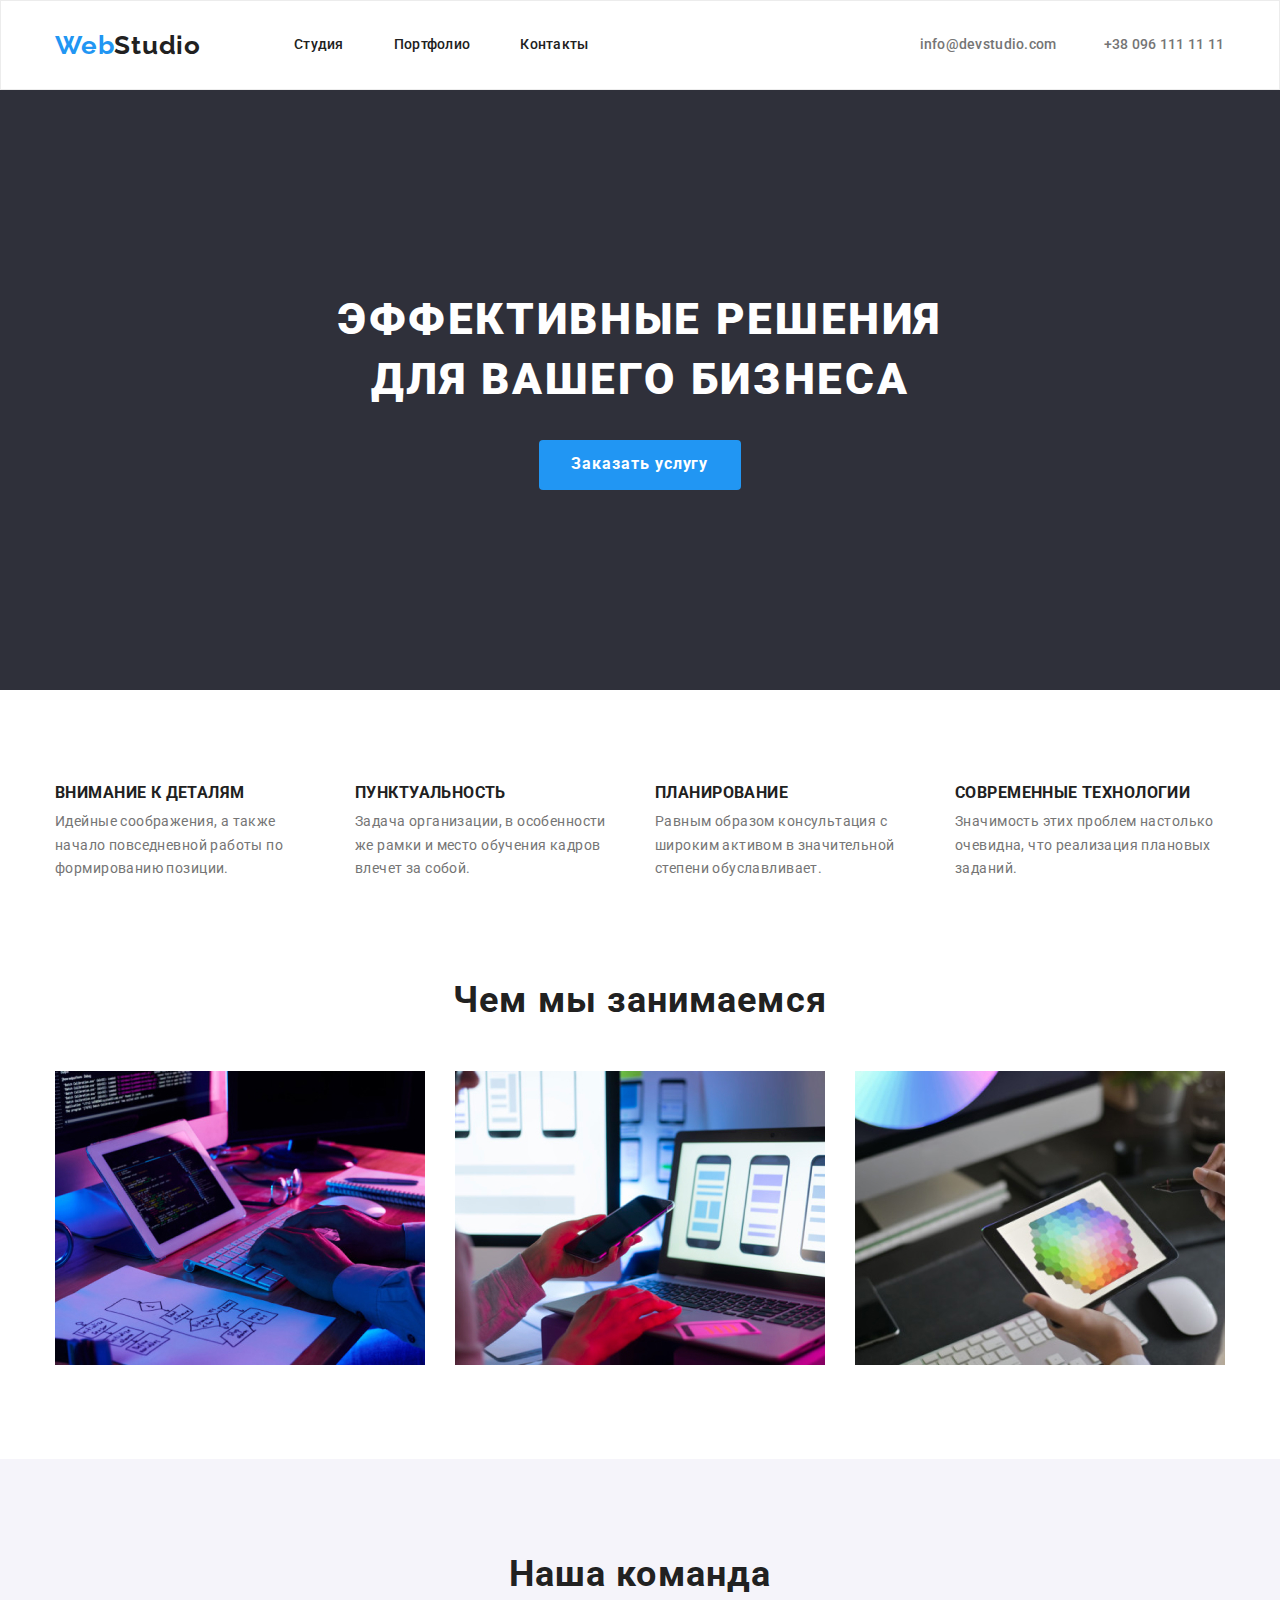
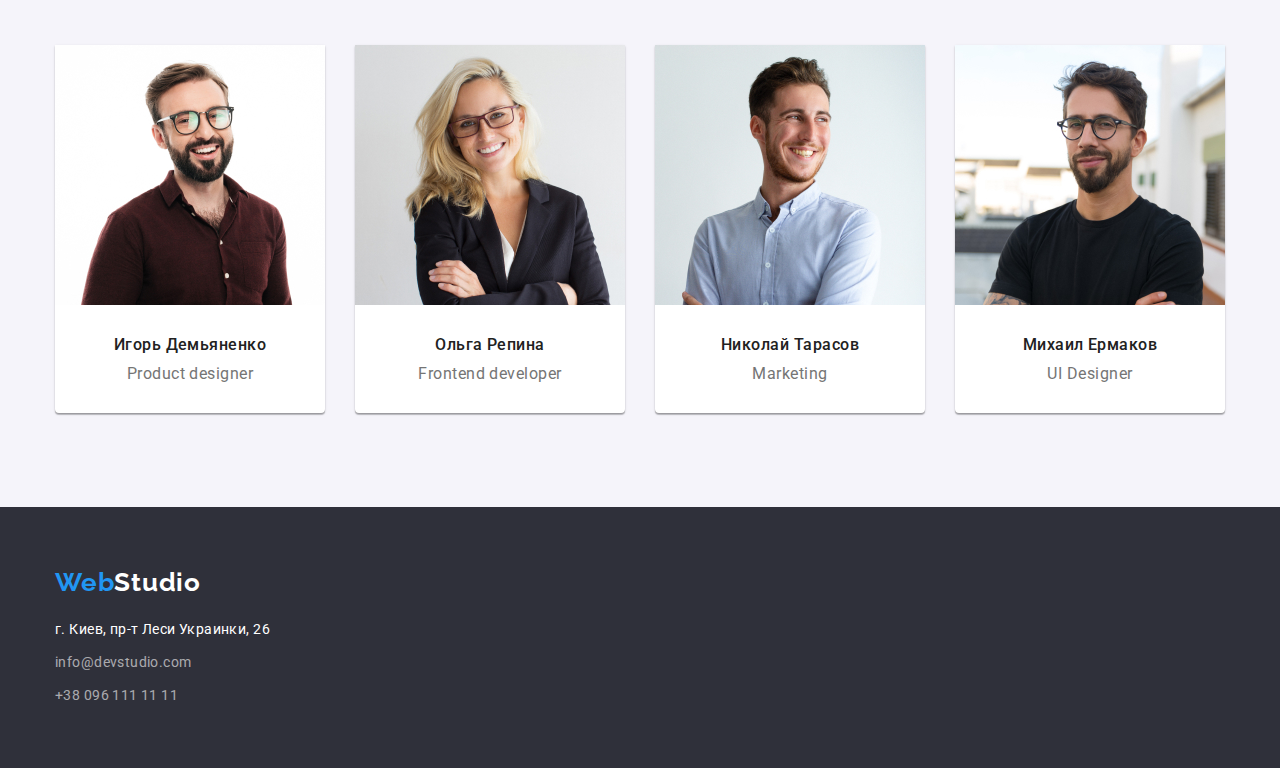
<file: index.html>
<!DOCTYPE html>
<html lang="ru">
<head>
    <meta charset="UTF-8">
    <meta http-equiv="X-UA-Compatible" content="IE=edge">
    <meta name="viewport" content="width=device-width, initial-scale=1.0">
    <title>Document</title>
    
    <link rel="preconnect" href="https://fonts.googleapis.com"/>
    <link rel="preconnect" href="https://fonts.gstatic.com" crossorigin/>
    <link href="https://fonts.googleapis.com/css2?family=Raleway:wght@700&family=Roboto:wght@400;500;700;900&display=swap"
    rel="stylesheet"/>
    <link rel="stylesheet" href="https://cdnjs.cloudflare.com/ajax/libs/modern-normalize/1.1.0/modern-normalize.min.css"/>
    <link rel="stylesheet" href="./css/styles.css"/>
</head>
<body>
    <!-- Верхняя часть-->
     
    <header class="header-outline-portfolio"> 
        <div class="container header-division">
      <nav class=" container-header">
        <a href="/" class="logo" lang="en"><span class="logo-colour">Web</span >Studio</a>
        <ul class="nav-list">
            <li class="site-nav-list"><a class="site-nav" href="./index.html">Студия</a></li>
            <li class="site-nav-list"><a class="site-nav" href="./portfolio.html">Портфолио</a></li>
            <li class="site-nav-list"><a class="site-nav" href="">Контакты</a></li>
        </ul>
      </nav>

        <ul class="auth-list">
            <li class="auth-nav-element" lang="en"><a  class="auth-nav" href="mailto:info@devstudio.com">info@devstudio.com</a></li>
            <li class="auth-nav-element"><a  class="auth-nav" href="tel:+380961111111">+38 096 111 11 11</a></li>
        </ul>
    </div>
    </header>   
        <!-- Основная часть -->
        <!-- Герой -->
    <section class="hero">
        <div class="container">
            <div class="hero-container">
        <h1 class="hero-text"> ЭФФЕКТИВНЫЕ РЕШЕНИЯ <br /> ДЛЯ ВАШЕГО БИЗНЕСА </h1>
        <ul  class="button-block">
            <li><button class="hero-button" type="button" value="Заказать услугу">Заказать услугу</button></li>
        </ul>
        </div>
        </div>
    </section>
    <!-- Секция "Наши преимущества"-->
    <section class="section">
        <div class="container">
        <h2 class="adventeges-header-start visually-hidden">Наши преимущества</h2>
        <ul class="adventeges-block">
            <li class="adventeges-block-element">
                <h3 class="adventeges-header-text">Внимание к деталям</h3>
                <p class="adventeges-text">Идейные соображения, а также начало повседневной работы по формированию позиции.</p>
            </li>
            <li class="adventeges-block-element">
                <h3 class="adventeges-header-text">Пунктуальность</h3>
                <p class="adventeges-text">Задача организации, в особенности же рамки и место обучения кадров влечет за собой.</p>
            </li>
            <li class="adventeges-block-element">
                <h3 class="adventeges-header-text">Планирование</h3>
                <p class="adventeges-text">Равным образом консультация с широким активом в значительной степени обуславливает.</p>
             </li>
             <li class="adventeges-block-element">
                <h3 class="adventeges-header-text">Современные технологии</h3>
                <p class="adventeges-text">Значимость этих проблем настолько очевидна, что реализация плановых заданий.</p>
            </li>
        </ul>
    </div>
    </section>
    <!-- Секция "Чем занимаемся"-->
    <section class=" section what-we-do">
        <div class="container">
        
        <h2 class="what-we-do-header">Чем мы занимаемся</h2>
        <ul class="what-we-do-list">
            <li class="what-we-do-element">
            <img src="./images/img1section2.jpg" alt="Фото програмирования" width="370">
            </li>
            <li class="what-we-do-element"><img src="./images/img2section2.jpg" alt="Фото взаимодействия с телефоном" width="370">
            </li>
            <li class="what-we-do-element">
            <img src="./images/img3section2.jpg" alt="Фото планшета с шестигранником" width="370">
            </li>
        </ul>
    </div>
    </section>
    <!--Наша команда-->
    <section class="team-section section">
        <div class="container">
        <h2 class="team-section-header">Наша команда</h2>
        <ul class="team-list">
            <li class="team-list-elements">
                <img src="./images/img1section3.jpg" alt="Игорь">
                <div class="team-list-border">
                <h3 class="team-header-text">Игорь Демьяненко</h3>
                <p class="team-text">Product designer</p>
                </div>
            </li>
            <li class="team-list-elements">
                <img src="./images/img2section3.jpg" alt="Ольга" >
                <div class="team-list-border">
                <h3 class="team-header-text">Ольга Репина</h3>
                <p class="team-text">Frontend developer</p>
                </div>
            </li>
            <li class="team-list-elements">
                <img src="./images/img3section3.jpg" alt="Николай">
                <div class="team-list-border">
                <h3 class="team-header-text">Николай Тарасов</h3>
                <p class="team-text">Marketing</p>
                </div>
            </li>
            <li class="team-list-elements">
                <img src="./images/img4section3.jpg" alt="Михаил">
                <div class="team-list-border">
                <h3 class="team-header-text">Михаил Ермаков</h3>
                <p class="team-text">UI Designer</p>
                </div>
            </li>

        </ul>
    </div>
    </section>

<!-- Нижняя часть-->

    <footer class="footer">
        <div class="container">
        <a href="./" class="logo-footer"> <span class="logo-footer-colour">Web</span>Studio</a>
        <address class="adress">
        <ul class="footer-adress">
            <li class="footer-list-element"><a class="footer-first-link" href="https://www.google.com/maps/place/%D0%B1%D1%83%D0%BB%D1%8C%D0%B2%D0%B0%D1%80+%D0%9B%D0%B5%D1%81%D1%96+%D0%A3%D0%BA%D1%80%D0%B0%D1%97%D0%BD%D0%BA%D0%B8,+26,+%D0%9A%D0%B8%D1%97%D0%B2,+02000">г. Киев, пр-т Леси Украинки, 26</a></li>
            <li class="footer-list-element" lang="en"><a  class="footer-second-link" href="mailto:info@devstudio.com">info@devstudio.com</a></li>
            <li class="footer-list-element"><a class="footer-second-link" href="tel:+380961111111">+38 096 111 11 11</a></li>
        </ul>
        </address>
    </div>
    </footer>
</body>
</html>
</file>
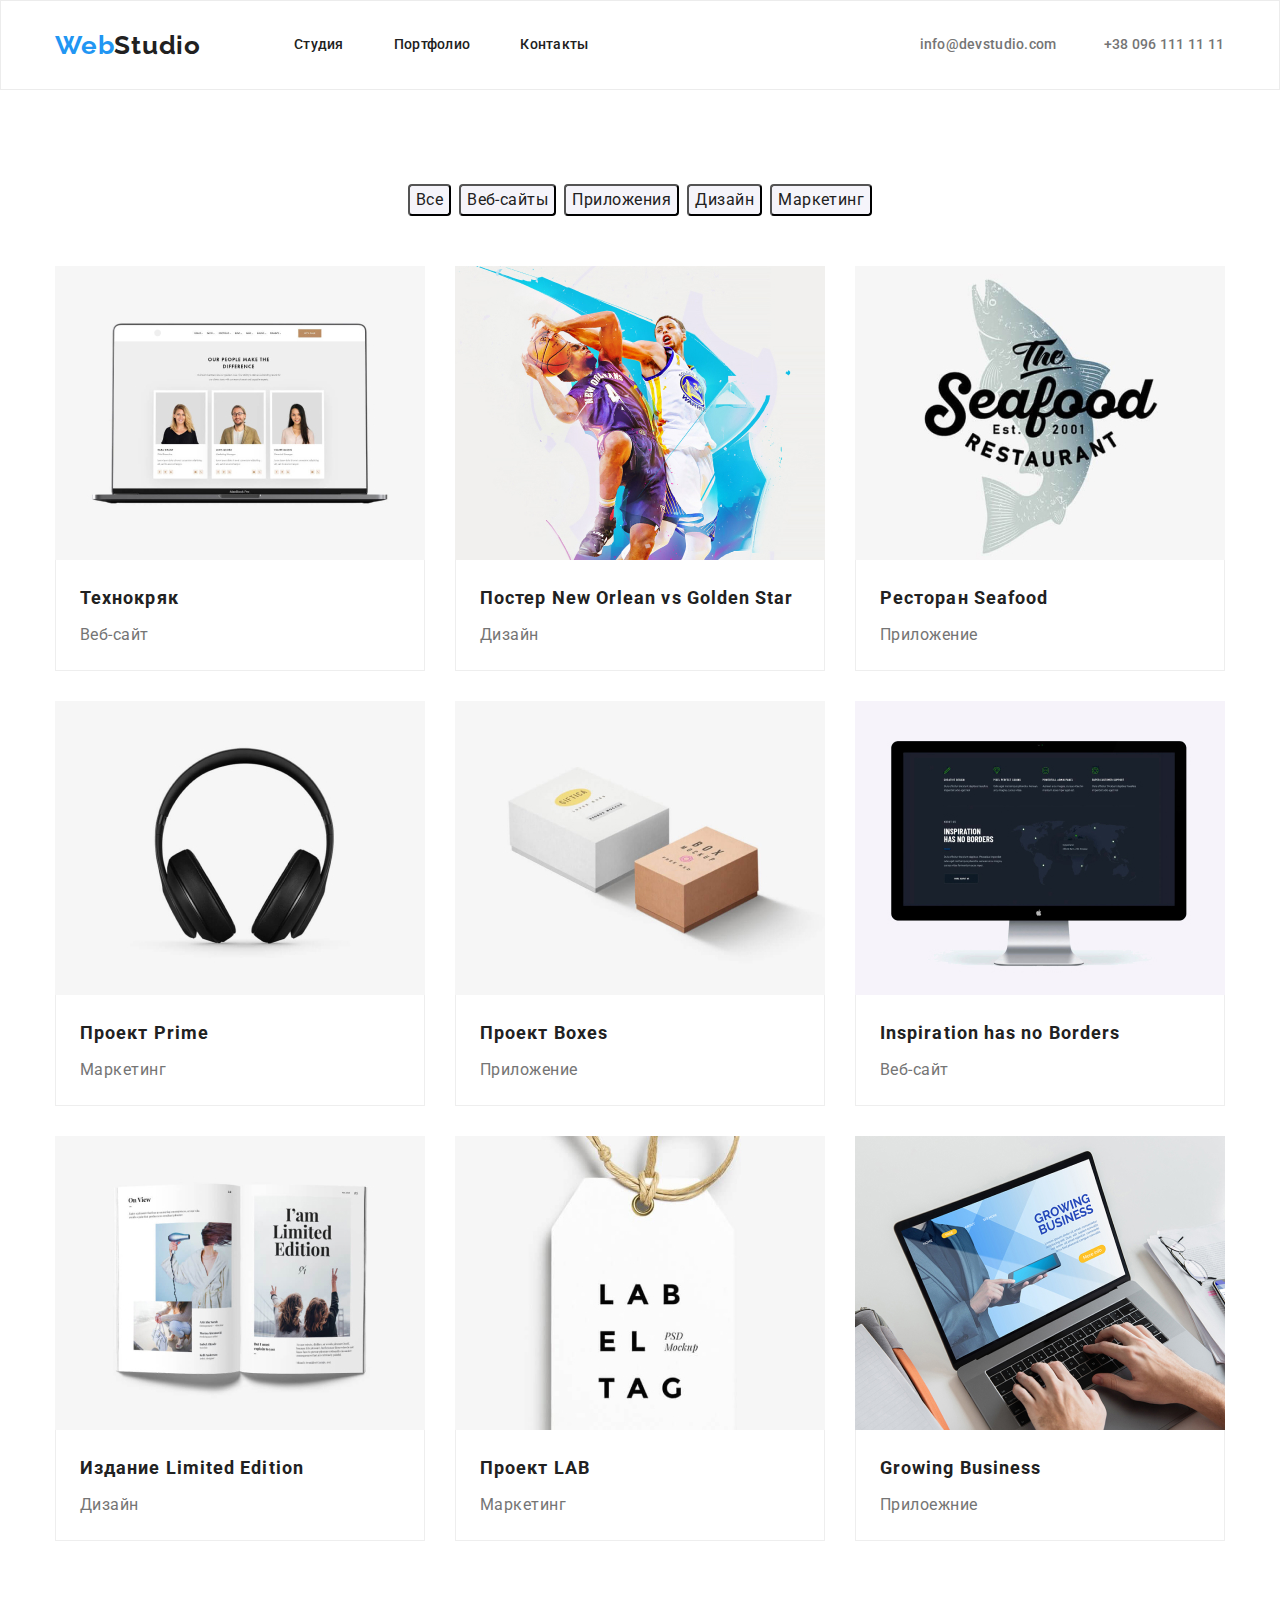
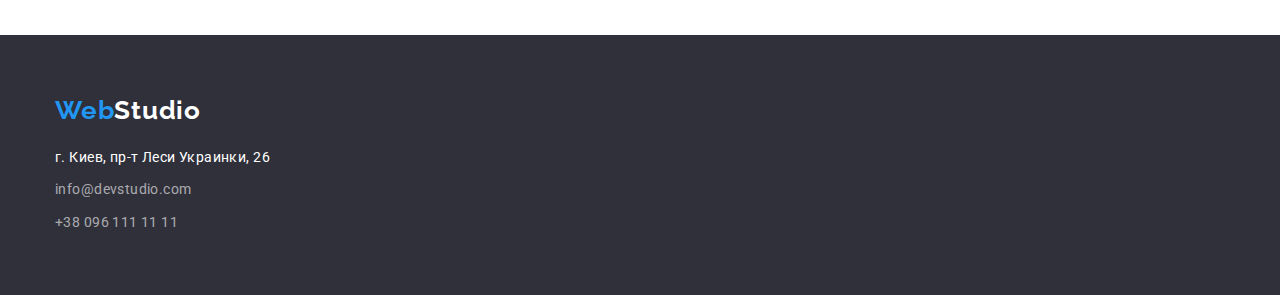
<file: portfolio.html>
<!DOCTYPE html>
<html lang="ru">

<head>
    <meta charset="UTF-8">
    <meta http-equiv="X-UA-Compatible" content="IE=edge">
    <meta name="viewport" content="width=device-width, initial-scale=1.0">
    <title>Document</title>

    <link rel="preconnect" href="https://fonts.googleapis.com"/>
    <link rel="preconnect" href="https://fonts.gstatic.com" crossorigin/>
    <link href="https://fonts.googleapis.com/css2?family=Raleway:wght@700&family=Roboto:wght@400;500;700;900&display=swap"
        rel="stylesheet"/>
    <link rel="stylesheet" href="https://cdnjs.cloudflare.com/ajax/libs/modern-normalize/1.1.0/modern-normalize.min.css"/>
    <link rel="stylesheet" href="./css/styles.css"/>
</head>

<body>
    <!-- Верхняя часть-->

    <header class="header-outline-portfolio"> 
        <div class="container header-division">
      <nav class=" container-header">
        <a href="/" class="logo" lang="en"><span class="logo-colour">Web</span >Studio</a>
        <ul class="nav-list">
            <li class="site-nav-list"><a class="site-nav" href="./index.html">Студия</a></li>
            <li class="site-nav-list"><a class="site-nav" href="./portfolio.html">Портфолио</a></li>
            <li class="site-nav-list"><a class="site-nav" href="">Контакты</a></li>
        </ul>
      </nav>

        <ul class="auth-list">
            <li class="auth-nav-element" lang="en"><a  class="auth-nav" href="mailto:info@devstudio.com">info@devstudio.com</a></li>
            <li class="auth-nav-element"><a  class="auth-nav" href="tel:+380961111111">+38 096 111 11 11</a></li>
        </ul>
    </div>
    </header>   
    <!-- Секция кнопок фильтров  -->
    <main>
    <section  class="section">
    <div class="container">
    <h1 class="visually-hidden">Филлеры</h1>
        <ul class="filler-list">
        <li class="filler-element"><button class="filler-buttons" type="button">Все</button></li>
        <li class="filler-element"><button class="filler-buttons" type="button">Веб-сайты</button></li>
        <li class="filler-element"><button class="filler-buttons" type="button">Приложения</button></li>
        <li class="filler-element"><button class="filler-buttons" type="button">Дизайн</button></li> 
        <li class="filler-element"><button class="filler-buttons" type="button">Маркетинг</button></li>
        </ul>
        
    
    <!-- Секция Проектов -->
    
    
    <ul class="portfolio-projects">
    <li class="projects-element">
        <a href="">
            <img class="projects-img" src="./images/img1portfolio.jpg" alt="Фото Технокряк"  width="370">
            <div class="projects-box">
            <h2 class="portfolio-header-text">Технокряк</h2>
            <p class="portfolio-text">Веб-сайт</p>
            </div>  
        </a>
    </li>
    <li class="projects-element">
        <a href="">
            <img class="projects-img" src="./images/img2portfolio.jpg" alt="Фото Постера New Orlean vs Golden Star" width="370">
            <div class="projects-box">
            <h2 class="portfolio-header-text" lang="en">Постер New Orlean vs Golden Star</h2>
            <p class="portfolio-text">Дизайн</p>
            </div>
        </a>
    </li>
    <li class="projects-element">
        <a href="">
            <img class="projects-img" src="./images/img3portfolio.jpg" alt="Фото Рестарн Seafood" width="370">
            <div class="projects-box">
            <h2 class="portfolio-header-text" lang="en">Ресторан Seafood</h2>
            <p class="portfolio-text">Приложение</p>
            </div>
        </a>
    </li>
    <li class="projects-element">
        <a href="">
            <img class="projects-img" src="./images/img4portfolio.jpg" alt=" Фото Проект Prime" width="370">
            <div class="projects-box">
            <h2 class="portfolio-header-text" lang="en">Проект Prime</h2>
            <p class="portfolio-text" >Маркетинг</p> 
            </div>
        </a>
    </li>
    <li class="projects-element">
        <a href="">
            <img class="projects-img" src="./images/img5portfolio.jpg" alt="Фото Проект Boxes" width="370">
            <div class="projects-box">
            <h2 class="portfolio-header-text" lang="en">Проект Boxes</h2>
            <p class="portfolio-text">Приложение</p>
            </div>
        </a>
    </li>
    <li class="projects-element">
        <a href="">
            <img class="projects-img" src="./images/img6portfolio.jpg" alt="Фото Inspiration has no Borders" width="370">
            <div class="projects-box">
            <h2 class="portfolio-header-text" lang="en">Inspiration has no Borders</h2>
            <p class="portfolio-text">Веб-сайт</p>
            </div>
        </a>
    </li>
    <li class="projects-element">
        <a href="">
            <img class="projects-img" src="./images/img7portfolio.jpg" alt="Фото Издание Limited Edition" width="370">
            <div class="projects-box">
            <h2 class="portfolio-header-text" lang="en">Издание Limited Edition</h2>
            <p class="portfolio-text">Дизайн</p>
            </div>
        </a>
    </li>
    <li class="projects-element">
        <a href="">
            <img class="projects-img" src="./images/img8portfolio.jpg" alt="Фото Проект LAB" width="370">
            <div class="projects-box">
            <h2 class="portfolio-header-text" lang="en">Проект LAB</h2>
            <p class="portfolio-text">Маркетинг</p>
            </div>
        </a>
    </li>
    <li class="projects-element">
        <a href="">
            <img class="projects-img" src="./images/img9portfolio.jpg" alt="Фото Growing Business" width="370">
            <div class="projects-box">
            <h2 class="portfolio-header-text" lang="en">Growing Business</h2>
            <p class="portfolio-text">Прилоежние</p>
            </div>
        </a>    
    </li>
    </ul>
    </div>
    </section>
    </main>
    <footer class="footer">
        <div class="container">
        <a href="./" class="logo-footer"> <span class="logo-footer-colour">Web</span>Studio</a>
        <address class="adress">
        <ul class="footer-adress">
            <li class="footer-list-element"><a class="footer-first-link" href="https://www.google.com/maps/place/%D0%B1%D1%83%D0%BB%D1%8C%D0%B2%D0%B0%D1%80+%D0%9B%D0%B5%D1%81%D1%96+%D0%A3%D0%BA%D1%80%D0%B0%D1%97%D0%BD%D0%BA%D0%B8,+26,+%D0%9A%D0%B8%D1%97%D0%B2,+02000">г. Киев, пр-т Леси Украинки, 26</a></li>
            <li class="footer-list-element" lang="en"><a  class="footer-second-link" href="mailto:info@devstudio.com">info@devstudio.com</a></li>
            <li class="footer-list-element"><a class="footer-second-link" href="tel:+380961111111">+38 096 111 11 11</a></li>
        </ul>
        </address>
    </div>
    </footer>
</body>

</html>
</file>
<file: css/styles.css>
/* Базовые цвета
background: #212121;
background: #FFFFFF;
background: #757575;
background: #2196F3;
background: #EEEEEE;
background: #000000;
background: #F5F4FA;
background: #FFFFFF99;
background: #2F303A;
background: #ECECEC;

*/ 
/* index.html*/
:root{
    --primary-text-color: #212121;
    --logo-span-color: #2196f3;
    --filler-colour: #2196f3;
    --contact-links-color: #757575;
    --filler-text-color: #757575;
    --hero-background-color: #2F303A;
    --hero-text-color: #ffffff;
    --footer-background-color:#2F303A;
    --portfolio-buttons-background-color:#F5F4FA;
    
}
.visually-hidden {
    position: absolute;
    white-space: nowrap;
    width: 1px;
    height: 1px;
    overflow: hidden;
    border: 0;
    padding: 0;
    clip: rect(0 0 0 0);
    clip-path: inset(50%);
    margin: -1px;
  }

body {
   
    font-family: Roboto, sans-serif;
    font-weight: 400;
    font-size: 14px;
    line-height: 1.71;
    letter-spacing: 0.03em;
    color:var(--primary-text-color) ;
}
body,
h1,
h2,
h3,
h4,
p,
ul,
ol{
  margin: 0px;
  padding: 0px;
}
.header-outline{
    width: 1230px;
}
.container{
    width: 1200px;
    margin-left: auto;
    margin-right: auto;
    padding: 0px 15px 0px 15px;
}
.logo {
    font-family: Raleway, sans-serif;
    font-weight: 700;
    font-size: 26px;
    line-height: 1.19;
    letter-spacing: 0.03em;
    color: var(--primary-text-color);
}
.logo-colour {
    
    color: var(--logo-span-color);
}

li{
    list-style-type: none;
}   
a{
    text-decoration: none;
}
img{
    max-width: 100%;
    display: block;
    height: auto;


}
.header-division{
    display: flex;
    align-items: center;
}
.container-header{
    align-items: center;
    display: flex;
}
.nav-list{
    display: flex;
    margin-left: 93px;
    padding-top: 32px;
    padding-bottom: 32px;
    
}

.site-nav {
    font-weight: 500;
    font-size: 14px;
    line-height: 1.14;
    letter-spacing: 0.02em;
    color: var(--primary-text-color);
}
.site-nav-list:first-child{
    margin-left: 0px;
}
.site-nav-list{
    margin-left: 50px;
}


.site-nav:hover,
.site-nav:focus,
.site-nav:active{
    color: var(--logo-span-color);
    cursor: pointer;
}

.auth-list{
    display:  flex;
    margin-left: 331px;
    padding-top: 32px;
    padding-bottom: 32px;
}
.auth-nav{   
    width: 134px;
    display: flex;
font-weight: 500;
font-size: 14px;
line-height: 1.14;
letter-spacing: 0.02em;
color: var(--contact-links-color);
}
.auth-nav-element:first-child{
margin-right: 50px;
}
.auth-nav:hover,
.auth-nav:focus{
    color: var(--logo-span-color);
    cursor: pointer;
}
.hero{
    padding-top: 200px;
    padding-bottom: 200px;
    background: var(--hero-background-color);
    align-content: center;
    align-items: center;
    
}
.hero-container{

     
}
.hero-text{
    margin-bottom: 30px;
    font-weight: 900;
    font-size: 44px;
    line-height: 1.36;
    text-align: center;
    letter-spacing: 0.06em;
    text-transform: uppercase;
    color: var(--hero-text-color);
}
.button-block{
    margin-left: auto;
    margin-right: auto;
    width: 202px;
    height: 50px;
    border-radius: 4px;
    background-color: var(--filler-colour);
}
.hero-button{
    height: 50px;
    padding: 10px 32px;
    border: none;
    font-weight: 700;
    font-size: 16px;
    line-height: 1,87;
    letter-spacing: 0.06em;
    background-color: inherit;
    color: var(--hero-text-color)
    

}
.section{
    padding: 94px 0;
}
.adventeges-block{
    display: flex;
    text-align: left;
    
}

.adventeges-block-element{
    margin-left: 30px;
}
.adventeges-header-start{
    
}
.adventeges-block-element:first-child{
    margin-left: 0px;
}

.adventeges-header-text{
    
    margin-bottom: 10px;
    width: 270px;
    height: 16px;
    font-weight: 700;
    line-height: 1.14;
    text-transform: uppercase;
    color: inherit;
}

.adventeges-text{   
    height: 75px;
    width: 270px;
    font-size: 14px;
    line-height: 1.71;
    color: var(--contact-links-color);
}

.what-we-do{
    
    padding-top: 0px;
    font-weight: 700;
    font-size: 36px;
    line-height: 1.17;
    text-align: center;
    letter-spacing: 0.03em ;
    color: inherit;
}
.what-we-do-list{
    display: flex;
    align-content: center;
    
}
.what-we-do-element{
    height: 294px;
}
.what-we-do-element:not(:first-child){
    margin-left: 30px;
}

.what-we-do-header{
    margin-bottom: 50px;
    font-weight: 700;
    font-size: 36px;
    line-height: 1.17;
    text-align: center;
    letter-spacing: 0.03em;

    color: var(--primary-text-color);
}
.team-section{
    
    font-weight: 900;
    font-size: 36px;
    line-height: 1.17;
    text-align: center;
    letter-spacing: 0.03em;
    color: inherit;
    background-color: #F5F4FA;
}
.team-section-header{
    
    
    font-weight: 700;
    font-size: 36px;
    line-height: 1.17;
    text-align: center;
    letter-spacing: 0.03em;

color: var(--primary-text-color);
}
.team-list{
    margin-top: 50px;
    display: flex;
    
}
.team-list-elements{
    width: 270px ;
    background: #FFFFFF;
box-shadow: 0px 1px 3px rgba(0, 0, 0, 0.12), 0px 1px 1px rgba(0, 0, 0, 0.14), 0px 2px 1px rgba(0, 0, 0, 0.2);
border-radius: 0px 0px 4px 4px;
}

.team-list-border{
    padding-top: 30px;
    padding-bottom: 30px;
}
.team-list-elements:not(:first-child){
    margin-left: 30px;
}
.team-header-text{
    margin-bottom: 10px;
    font-weight: 500 ;
    font-size: 16px;
    line-height: 1.19;
    letter-spacing: 0.03em;
    color: inherit;
}
.team-text{
    font-weight: 400;
    font-size: 16px;
    line-height: 1.19;
    text-align: center;
    letter-spacing: 0.03em;
    color: var(--contact-links-color);
}
.footer{
    padding: 60px 0px;
    background-color: var(--footer-background-color);
    
}
.logo-footer {
    display: flex;
    justify-content: flex-start;
    margin-bottom: 20px;
    font-family: Raleway, sans-serif;
    font-weight: 700;
    font-size: 26px;
    line-height: 1.19;
    letter-spacing: 0.03em;
    color: var(--hero-text-color);
}
.logo-footer-colour{
    color: var(--logo-span-color);
}
.adress{
 
}
.footer-adress{
    display: inline-flexbox;
    justify-content: flex-start;
    

}

.footer-second-link{
    display: flex;
    width: 231px;
    font-style: normal;
    font-size: 14px;
    line-height: 1.71;
    color: rgba(255, 255, 255, 0.6);
}
.footer-list-element:not(:last-child){
    margin-bottom: 9px;
}


.footer-first-link {
    
    display: flex;
    width: 231px;
    font-style: normal;
    font-size: 14px;
    line-height: 1.71;
    color: var(--hero-text-color);
}

/* Portfolio.html */

.header-outline-portfolio{
    border: 1px solid #ECECEC;
    
}
.filler-division{
    padding-top: calc(94px - 35.9px);
    padding-bottom: 50px;
}
.filler-list {
    display: flex;
    justify-content: center;
    margin-bottom: 50px;
    
}
.filler-element:not(:first-child){
    margin-left: 8px;
}
.filler-buttons{
    
    font-size: 16px;
    line-height: 1.62;
    text-align: center;
    letter-spacing: 0.03em;
    color: var(--primary-text-color);
    background-color: var(--portfolio-buttons-background-color);
    border-radius: 4px;
}

.filler-buttons:hover,
.filler-buttons:focus{
    color: var(--hero-text-color);
    background: var(--filler-colour);
    cursor: pointer;
}
.project-section{
    padding-bottom: 94px;

}
.portfolio-projects{
    display: flex;
    flex-wrap: wrap;
    
}
.projects-element{
    background: #FFFFFF;
    box-sizing: border-box;
}
.projects-element{
    margin-left: 30px;
}
.projects-box{
    padding: 20px 24px;
    border-left: 1px solid #EEEEEE; 
    border-right: 1px solid #EEEEEE ;
    border-bottom: 1px solid #EEEEEE;
    
}
.projects-element:nth-child(-n+6){
    margin-bottom: 30px;
}
.projects-element:nth-child(3n+1){
    margin-left: 0px;
}
.projects-img{
}
.portfolio-header-text{
    margin-bottom: 4px;
    font-weight: 700;
    font-size: 18px;
    line-height: 2;
    letter-spacing: 0.06em;
    color: var(--primary-text-color);
}
.portfolio-text{
    font-size: 16px;
    line-height: 1.87;
    letter-spacing: 0.03em;
    color: var(--contact-links-color);
}
</file>
